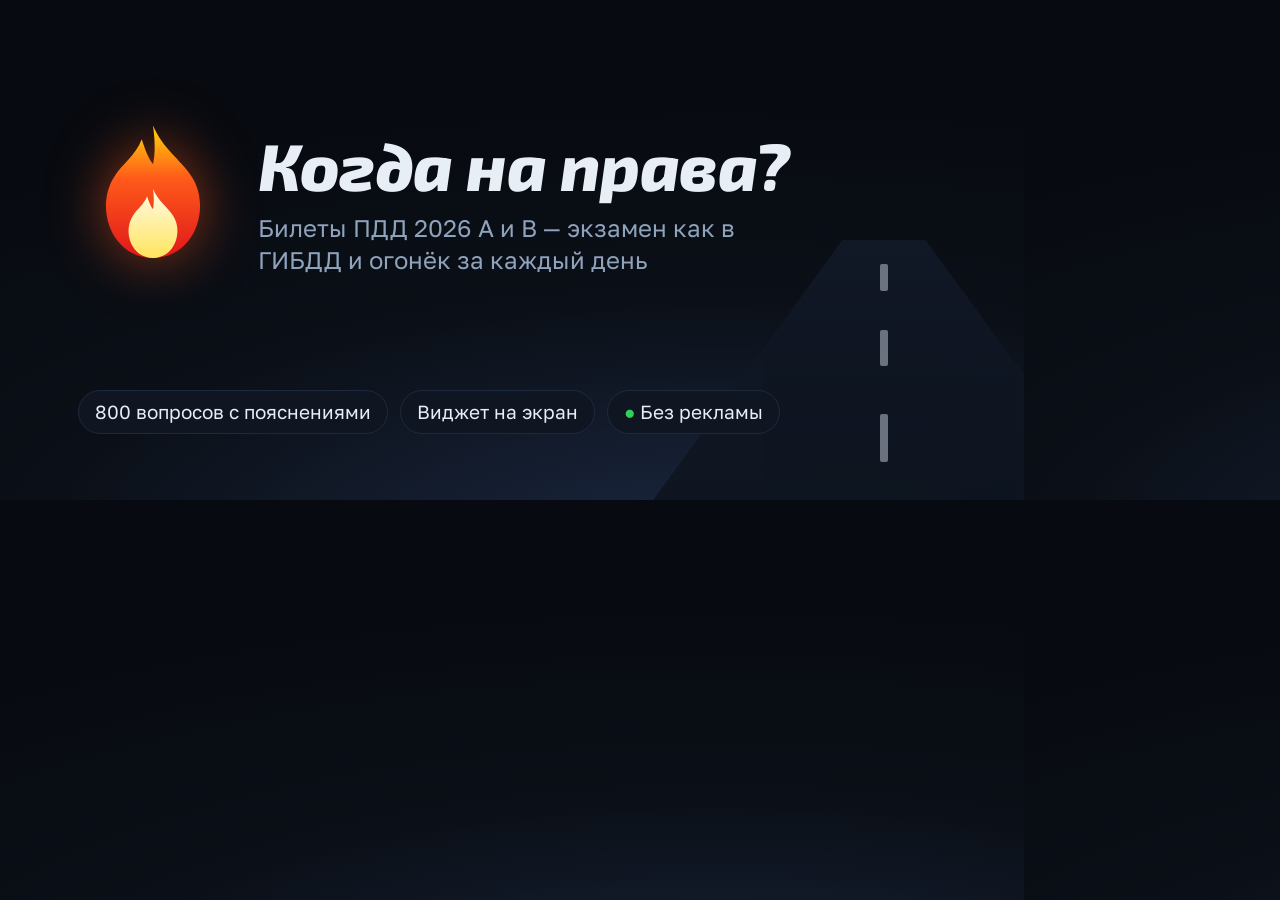
<file: android/store/feature-graphic.html>
<!doctype html>
<html lang="ru"><head><meta charset="utf-8">
<link rel="preconnect" href="https://fonts.googleapis.com">
<link href="https://fonts.googleapis.com/css2?family=Exo+2:ital,wght@1,700;1,800&family=Golos+Text:wght@500&display=swap" rel="stylesheet">
<style>
  html,body{margin:0;width:1024px;height:500px;overflow:hidden}
  body{background:radial-gradient(120% 90% at 70% 110%,#1b2740 0%,#0b1018 55%,#070a10 100%);color:#e8eef6;font-family:"Golos Text",sans-serif;position:relative}
  .road{position:absolute;right:-120px;bottom:-40px;width:520px;height:300px;background:linear-gradient(180deg,#121a28,#0d131d);clip-path:polygon(42% 0,58% 0,100% 100%,0 100%);opacity:.9}
  .road i{position:absolute;left:50%;width:8px;margin-left:-4px;background:#c9d3df;opacity:.55;border-radius:2px}
  .flame{position:absolute;left:78px;top:118px;width:150px;height:150px;filter:drop-shadow(0 0 28px rgba(255,90,26,.55))}
  .txt{position:absolute;left:258px;top:132px;right:120px}
  h1{margin:0;font-family:"Exo 2",sans-serif;font-style:italic;font-weight:800;font-size:66px;line-height:1;letter-spacing:-.5px}
  p{margin:14px 0 0;max-width:540px;font-size:24px;line-height:1.35;color:#8fa3bd}
  .chips{position:absolute;left:78px;bottom:66px;display:flex;gap:12px}
  .chips span{padding:9px 16px;border-radius:999px;border:1px solid #1d2a3d;background:#0f1622;font-size:19px;color:#e8eef6}
  .chips b{color:#30d158;font-weight:500}
</style></head>
<body>
  <div class="road"><i style="top:8%;height:9%"></i><i style="top:30%;height:12%"></i><i style="top:58%;height:16%"></i></div>
  <svg class="flame" viewBox="0 0 24 24">
    <defs>
      <linearGradient id="o" x1="0" y1="1" x2="0" y2="0"><stop offset="0" stop-color="#e0171b"/><stop offset=".6" stop-color="#ff5a1a"/><stop offset="1" stop-color="#ffd60a"/></linearGradient>
      <linearGradient id="i" x1="0" y1="1" x2="0" y2="0"><stop offset="0" stop-color="#ffe45c"/><stop offset="1" stop-color="#fffbe6"/></linearGradient>
    </defs>
    <path d="M12 1.2C13.6 5 16.4 6.6 18.2 9.4C21.4 14.4 18.6 22.4 12 22.4C5.4 22.4 2.6 14.4 5.8 9.4C7.2 7.2 9.2 6 10.2 3.4C10.9 5.6 11.4 6.6 12 7.4C12.4 5.6 12.3 3.4 12 1.2Z" fill="url(#o)"/>
    <path d="M12 1.2C13.6 5 16.4 6.6 18.2 9.4C21.4 14.4 18.6 22.4 12 22.4C5.4 22.4 2.6 14.4 5.8 9.4C7.2 7.2 9.2 6 10.2 3.4C10.9 5.6 11.4 6.6 12 7.4C12.4 5.6 12.3 3.4 12 1.2Z" fill="url(#i)" transform="translate(12 22.4) scale(.52) translate(-12 -22.4)"/>
  </svg>
  <div class="txt">
    <h1>Когда на права?</h1>
    <p>Билеты ПДД 2026 A и B — экзамен как в ГИБДД и огонёк за каждый день</p>
  </div>
  <div class="chips"><span>800 вопросов с пояснениями</span><span>Виджет на экран</span><span><b>●</b> Без рекламы</span></div>
</body></html>
</file>
